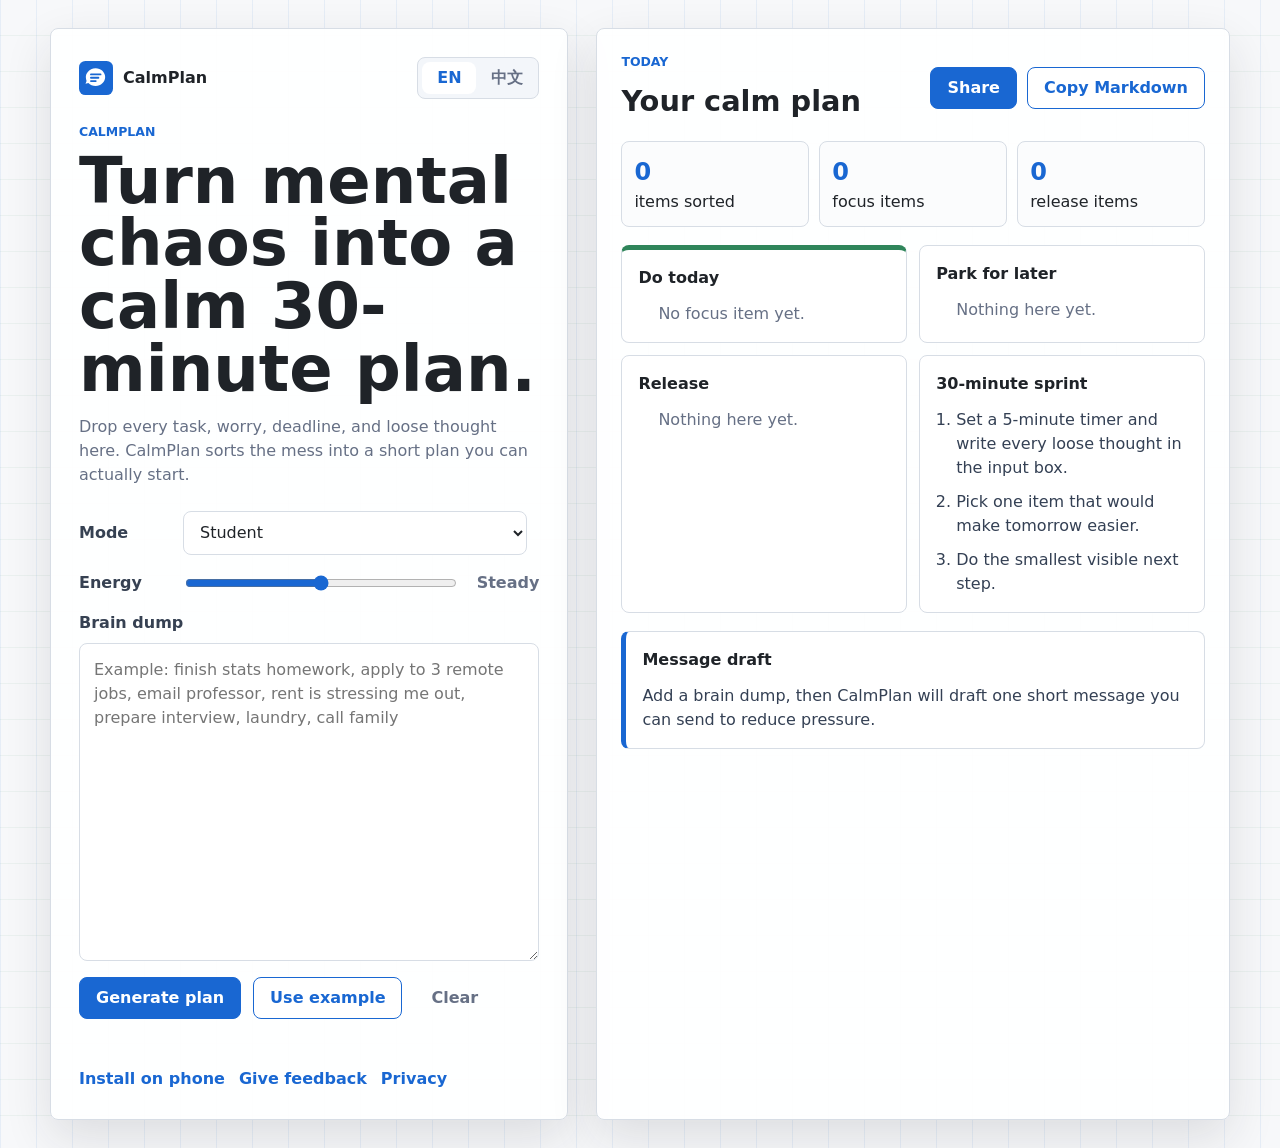
<file: index.html>
<!doctype html>
<html lang="en">
  <head>
    <meta charset="utf-8" />
    <meta name="viewport" content="width=device-width, initial-scale=1" />
    <meta name="theme-color" content="#1967d2" />
    <meta
      name="description"
      content="CalmPlan turns a messy brain dump into a calm 30-minute plan for students, job hunters, freelancers, and knowledge workers."
    />
    <title>CalmPlan</title>
    <link rel="manifest" href="./manifest.webmanifest" />
    <link rel="icon" href="./assets/icon.svg" type="image/svg+xml" />
    <link rel="apple-touch-icon" href="./assets/icon-192.png" />
    <link rel="stylesheet" href="./styles.css" />
  </head>
  <body>
    <main class="app-shell">
      <section class="workspace" aria-labelledby="app-title">
        <div class="topbar">
          <div class="brand-mark">
            <img src="./assets/icon.svg" alt="" />
            <span>CalmPlan</span>
          </div>
          <div class="language-switch" aria-label="Language">
            <button type="button" class="lang-button active" data-lang="en">EN</button>
            <button type="button" class="lang-button" data-lang="zh">中文</button>
          </div>
        </div>

        <div class="intro">
          <p class="kicker" data-i18n="kicker">CalmPlan</p>
          <h1 id="app-title" data-i18n="title">Turn mental chaos into a calm 30-minute plan.</h1>
          <p class="summary" data-i18n="summary">
            Drop every task, worry, deadline, and loose thought here. CalmPlan sorts the mess into a short plan you can actually start.
          </p>
        </div>

        <form class="planner" id="planner-form">
          <div class="field-row">
            <label for="persona" data-i18n="modeLabel">Mode</label>
            <select id="persona" name="persona">
              <option value="student" data-i18n="modeStudent">Student</option>
              <option value="job-hunter" data-i18n="modeJobHunter">Job hunter</option>
              <option value="freelancer" data-i18n="modeFreelancer">Freelancer</option>
              <option value="worker" data-i18n="modeWorker">Knowledge worker</option>
            </select>
          </div>

          <div class="field-row">
            <label for="energy" data-i18n="energyLabel">Energy</label>
            <input id="energy" name="energy" type="range" min="1" max="5" value="3" />
            <output id="energy-label" for="energy">Steady</output>
          </div>

          <div class="input-block">
            <label for="brain-dump" data-i18n="brainDumpLabel">Brain dump</label>
            <textarea
              id="brain-dump"
              name="brain-dump"
              rows="12"
              placeholder="Example: finish stats homework, apply to 3 remote jobs, email professor, rent is stressing me out, prepare interview, laundry, call family"
            ></textarea>
          </div>

        <div class="actions">
          <button type="submit" data-i18n="generateButton">Generate plan</button>
          <button type="button" id="example-button" class="secondary" data-i18n="exampleButton">Use example</button>
          <button type="button" id="clear-button" class="ghost" data-i18n="clearButton">Clear</button>
        </div>
        <p class="save-status" id="save-status" aria-live="polite"></p>
        </form>

        <nav class="product-links" aria-label="Product links">
          <a href="./install.html" data-i18n="installLink">Install on phone</a>
          <a href="./feedback.html" data-i18n="feedbackLink">Give feedback</a>
          <a href="./privacy.html" data-i18n="privacyLink">Privacy</a>
        </nav>
      </section>

      <section class="results" aria-live="polite" aria-labelledby="results-title">
        <div class="results-header">
          <div>
            <p class="kicker" data-i18n="todayKicker">Today</p>
            <h2 id="results-title" data-i18n="resultsTitle">Your calm plan</h2>
          </div>
          <div class="header-actions">
            <button type="button" id="share-button" data-i18n="shareButton">Share</button>
            <button type="button" id="copy-button" class="secondary" data-i18n="copyButton">Copy Markdown</button>
          </div>
        </div>

        <div class="status-strip" id="status-strip">
          <div>
            <span class="metric" id="task-count">0</span>
            <span data-i18n="itemsSorted">items sorted</span>
          </div>
          <div>
            <span class="metric" id="focus-count">0</span>
            <span data-i18n="focusItems">focus items</span>
          </div>
          <div>
            <span class="metric" id="relief-count">0</span>
            <span data-i18n="releaseItems">release items</span>
          </div>
        </div>

        <div class="output-grid">
          <article class="panel priority">
            <h3 data-i18n="doToday">Do today</h3>
            <ol id="today-list"></ol>
          </article>
          <article class="panel">
            <h3 data-i18n="parkLater">Park for later</h3>
            <ul id="later-list"></ul>
          </article>
          <article class="panel">
            <h3 data-i18n="release">Release</h3>
            <ul id="release-list"></ul>
          </article>
          <article class="panel">
            <h3 data-i18n="sprint">30-minute sprint</h3>
            <ol id="sprint-list"></ol>
          </article>
        </div>

        <article class="message-panel">
          <h3 data-i18n="messageDraft">Message draft</h3>
          <p id="message-draft">
            Add a brain dump, then CalmPlan will draft one short message you can send to reduce pressure.
          </p>
        </article>
      </section>
    </main>

    <script src="./script.js"></script>
  </body>
</html>
</file>
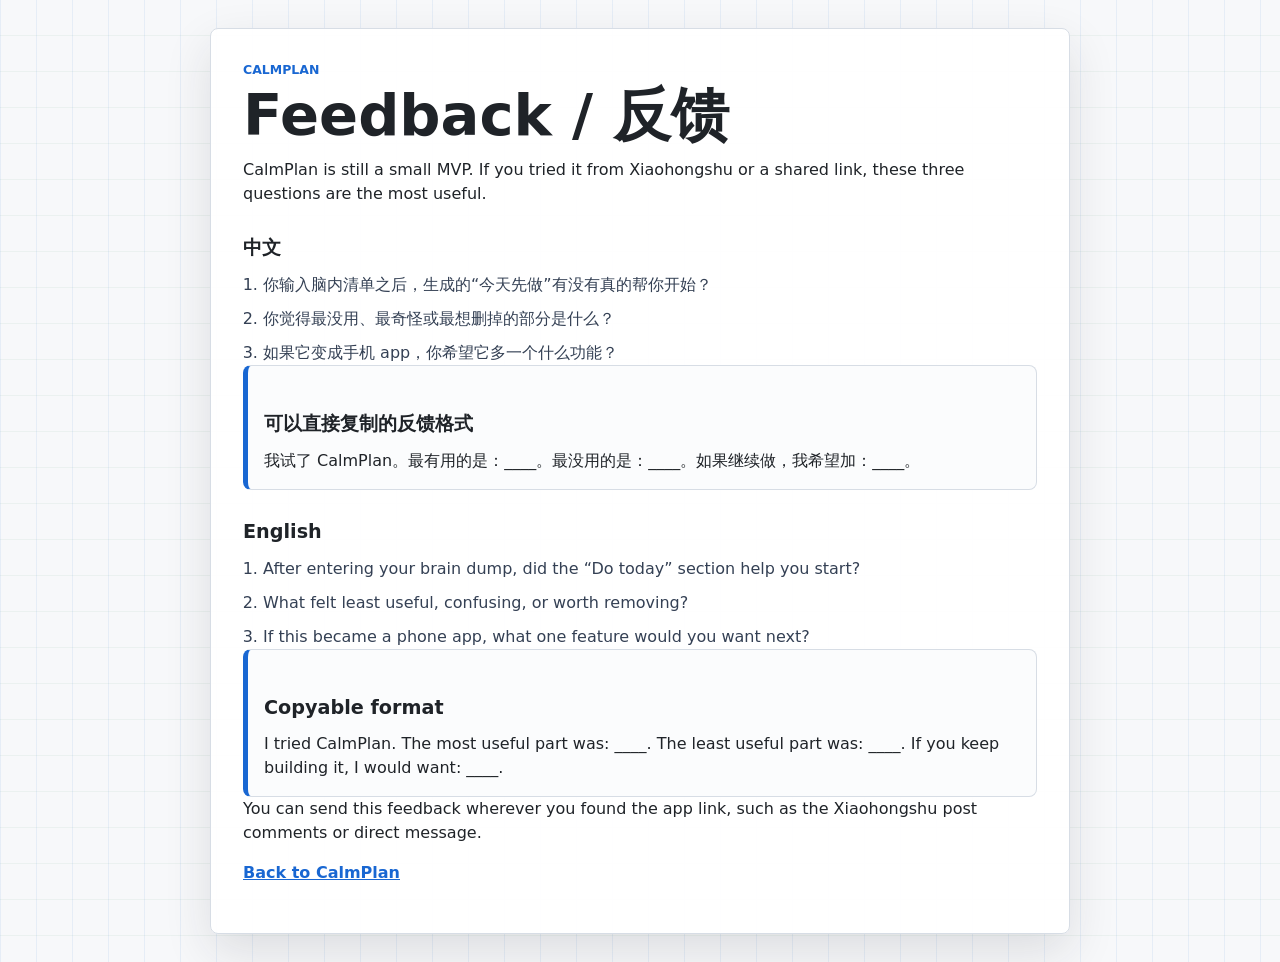
<file: feedback.html>
<!doctype html>
<html lang="zh-CN">
  <head>
    <meta charset="utf-8" />
    <meta name="viewport" content="width=device-width, initial-scale=1" />
    <meta name="theme-color" content="#1967d2" />
    <title>CalmPlan Feedback</title>
    <link rel="manifest" href="./manifest.webmanifest" />
    <link rel="icon" href="./assets/icon.svg" type="image/svg+xml" />
    <link rel="stylesheet" href="./styles.css" />
  </head>
  <body>
    <main class="document-page">
      <article class="document">
        <p class="kicker">CalmPlan</p>
        <h1>Feedback / 反馈</h1>
        <p>
          CalmPlan is still a small MVP. If you tried it from Xiaohongshu or a shared link, these three questions are the most useful.
        </p>

        <h2>中文</h2>
        <ol>
          <li>你输入脑内清单之后，生成的“今天先做”有没有真的帮你开始？</li>
          <li>你觉得最没用、最奇怪或最想删掉的部分是什么？</li>
          <li>如果它变成手机 app，你希望它多一个什么功能？</li>
        </ol>

        <div class="feedback-card">
          <h2>可以直接复制的反馈格式</h2>
          <p>
            我试了 CalmPlan。最有用的是：____。最没用的是：____。如果继续做，我希望加：____。
          </p>
        </div>

        <h2>English</h2>
        <ol>
          <li>After entering your brain dump, did the “Do today” section help you start?</li>
          <li>What felt least useful, confusing, or worth removing?</li>
          <li>If this became a phone app, what one feature would you want next?</li>
        </ol>

        <div class="feedback-card">
          <h2>Copyable format</h2>
          <p>
            I tried CalmPlan. The most useful part was: ____. The least useful part was: ____. If you keep building it, I would want: ____.
          </p>
        </div>

        <p>
          You can send this feedback wherever you found the app link, such as the Xiaohongshu post comments or direct message.
        </p>

        <p><a href="./index.html">Back to CalmPlan</a></p>
      </article>
    </main>
  </body>
</html>
</file>
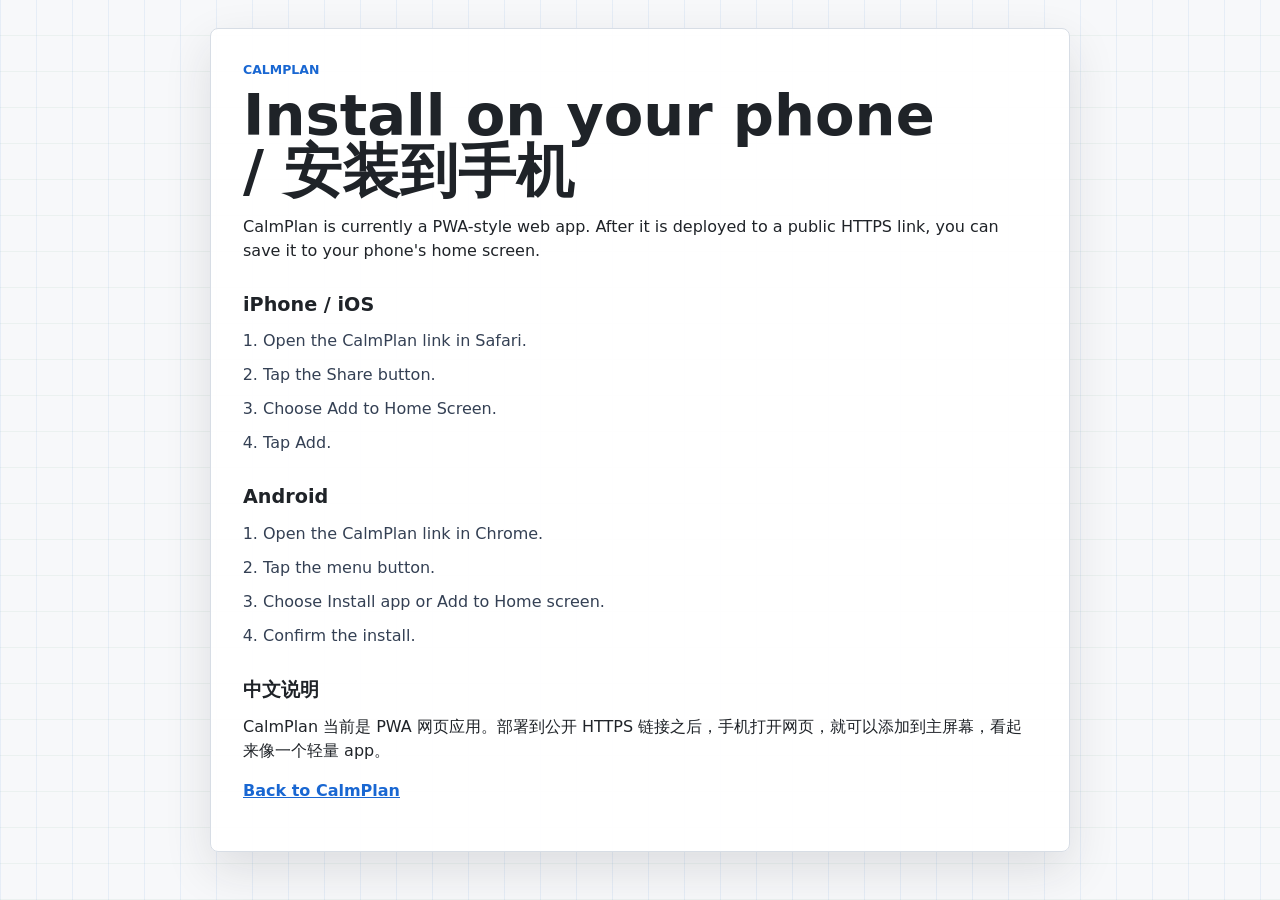
<file: install.html>
<!doctype html>
<html lang="en">
  <head>
    <meta charset="utf-8" />
    <meta name="viewport" content="width=device-width, initial-scale=1" />
    <meta name="theme-color" content="#1967d2" />
    <title>Install CalmPlan</title>
    <link rel="manifest" href="./manifest.webmanifest" />
    <link rel="icon" href="./assets/icon.svg" type="image/svg+xml" />
    <link rel="stylesheet" href="./styles.css" />
  </head>
  <body>
    <main class="document-page">
      <article class="document">
        <p class="kicker">CalmPlan</p>
        <h1>Install on your phone / 安装到手机</h1>
        <p>
          CalmPlan is currently a PWA-style web app. After it is deployed to a public HTTPS link, you can save it to your phone's home screen.
        </p>

        <h2>iPhone / iOS</h2>
        <ol>
          <li>Open the CalmPlan link in Safari.</li>
          <li>Tap the Share button.</li>
          <li>Choose Add to Home Screen.</li>
          <li>Tap Add.</li>
        </ol>

        <h2>Android</h2>
        <ol>
          <li>Open the CalmPlan link in Chrome.</li>
          <li>Tap the menu button.</li>
          <li>Choose Install app or Add to Home screen.</li>
          <li>Confirm the install.</li>
        </ol>

        <h2>中文说明</h2>
        <p>
          CalmPlan 当前是 PWA 网页应用。部署到公开 HTTPS 链接之后，手机打开网页，就可以添加到主屏幕，看起来像一个轻量 app。
        </p>

        <p><a href="./index.html">Back to CalmPlan</a></p>
      </article>
    </main>
  </body>
</html>
</file>
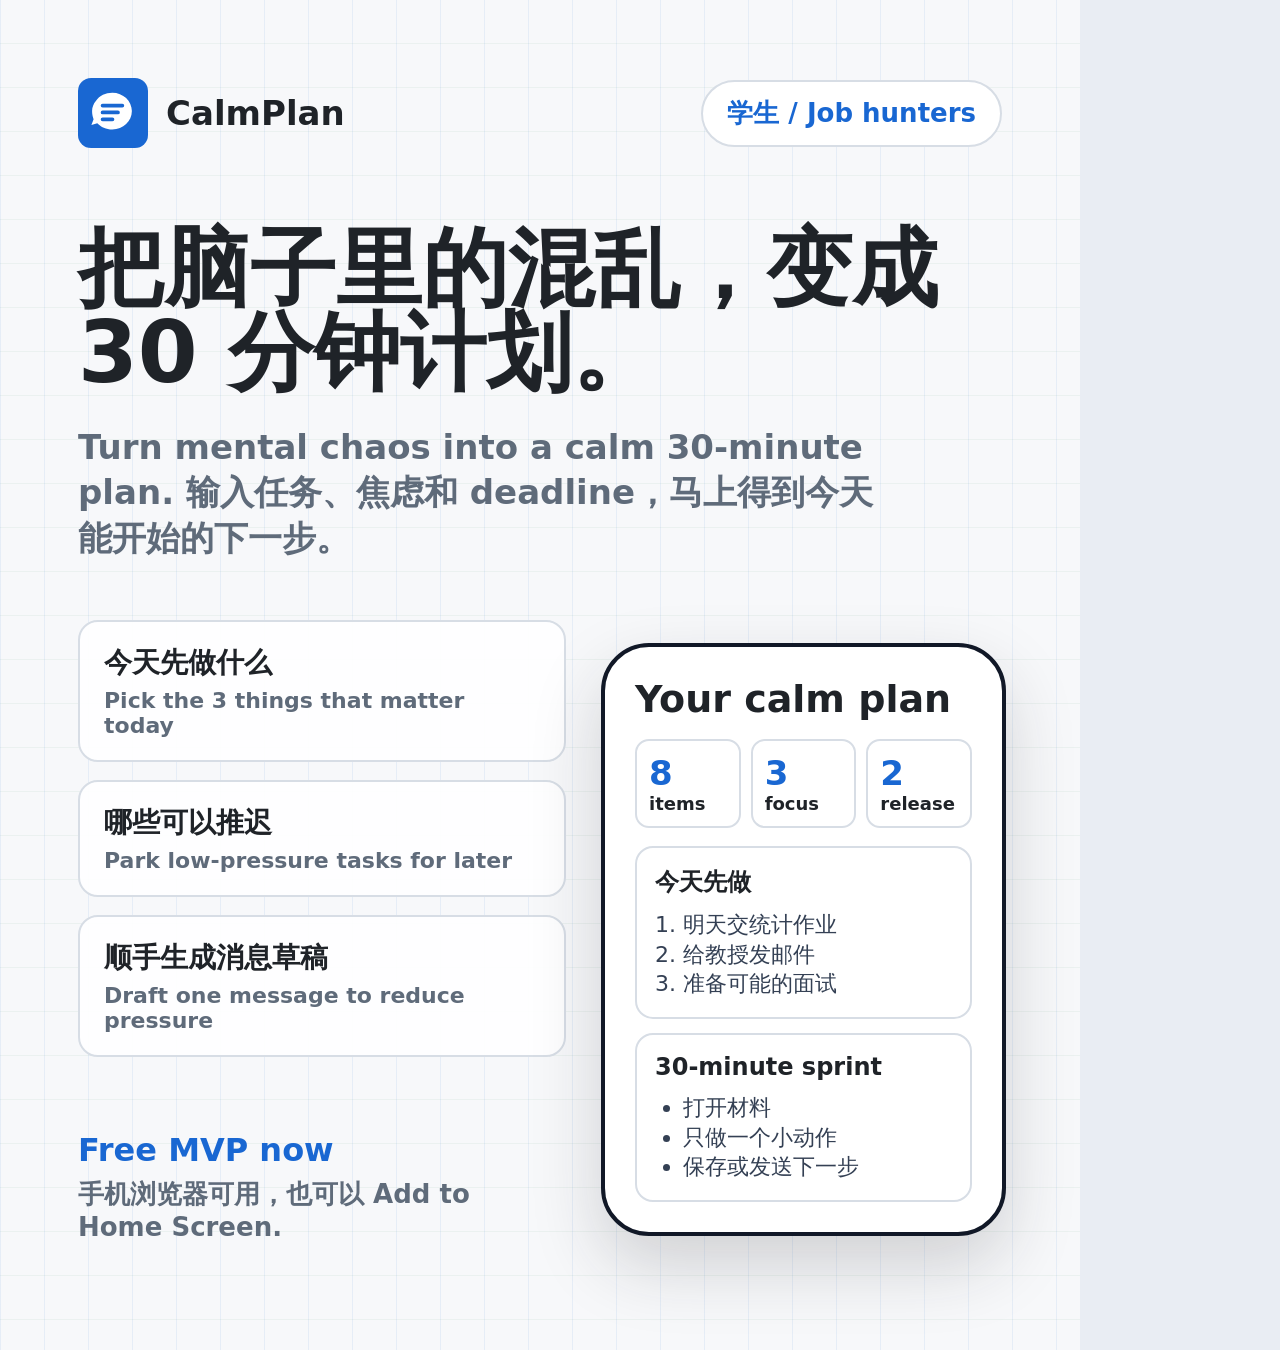
<file: poster.html>
<!doctype html>
<html lang="zh-CN">
  <head>
    <meta charset="utf-8" />
    <meta name="viewport" content="width=device-width, initial-scale=1" />
    <title>CalmPlan Xiaohongshu Poster</title>
    <style>
      :root {
        --ink: #1f2328;
        --muted: #5f6b7a;
        --blue: #1967d2;
        --green: #2f855a;
        --paper: #f7f8fa;
        --line: #d7dde5;
      }

      * {
        box-sizing: border-box;
      }

      body {
        margin: 0;
        background: #e9edf3;
        font-family:
          Inter, ui-sans-serif, system-ui, -apple-system, BlinkMacSystemFont, "Segoe UI",
          sans-serif;
      }

      .poster {
        position: relative;
        width: 1080px;
        height: 1350px;
        overflow: hidden;
        background:
          linear-gradient(90deg, rgba(25, 103, 210, 0.08) 1px, transparent 1px),
          linear-gradient(0deg, rgba(47, 133, 90, 0.06) 1px, transparent 1px),
          var(--paper);
        background-size: 44px 44px;
        color: var(--ink);
        padding: 78px;
      }

      .nav {
        display: flex;
        align-items: center;
        justify-content: space-between;
        margin-bottom: 78px;
      }

      .brand {
        display: flex;
        align-items: center;
        gap: 18px;
        font-size: 34px;
        font-weight: 900;
      }

      .brand img {
        width: 70px;
        height: 70px;
      }

      .badge {
        border: 2px solid var(--line);
        border-radius: 999px;
        background: #ffffff;
        padding: 14px 24px;
        color: var(--blue);
        font-size: 26px;
        font-weight: 800;
      }

      h1 {
        width: 880px;
        margin: 0 0 30px;
        font-size: 86px;
        line-height: 0.98;
        letter-spacing: 0;
      }

      .subtitle {
        width: 820px;
        margin: 0 0 58px;
        color: var(--muted);
        font-size: 34px;
        line-height: 1.35;
        font-weight: 650;
      }

      .phone {
        position: absolute;
        right: 74px;
        bottom: 114px;
        width: 405px;
        border: 4px solid #111827;
        border-radius: 48px;
        background: #ffffff;
        padding: 30px;
        box-shadow: 0 30px 70px rgba(31, 35, 40, 0.18);
      }

      .phone h2 {
        margin: 0 0 18px;
        font-size: 38px;
      }

      .metric-row {
        display: grid;
        grid-template-columns: repeat(3, 1fr);
        gap: 10px;
        margin-bottom: 18px;
      }

      .metric {
        border: 2px solid var(--line);
        border-radius: 14px;
        padding: 12px;
        font-size: 18px;
        font-weight: 700;
      }

      .metric strong {
        display: block;
        color: var(--blue);
        font-size: 34px;
      }

      .card {
        border: 2px solid var(--line);
        border-radius: 18px;
        padding: 18px;
        margin-top: 14px;
      }

      .card:first-of-type {
        border-top: 8px solid var(--green);
      }

      .card h3 {
        margin: 0 0 12px;
        font-size: 24px;
      }

      ol,
      ul {
        margin: 0;
        padding-left: 28px;
        color: #344054;
        font-size: 22px;
        line-height: 1.35;
      }

      .features {
        display: grid;
        gap: 18px;
        width: 488px;
        margin-top: 48px;
      }

      .feature {
        border: 2px solid var(--line);
        border-radius: 20px;
        background: rgba(255, 255, 255, 0.92);
        padding: 22px 24px;
        font-size: 28px;
        font-weight: 800;
      }

      .feature span {
        display: block;
        margin-top: 6px;
        color: var(--muted);
        font-size: 22px;
        font-weight: 650;
      }

      .footer {
        position: absolute;
        left: 78px;
        bottom: 82px;
        width: 440px;
        color: var(--muted);
        font-size: 26px;
        font-weight: 700;
      }

      .footer strong {
        display: block;
        margin-bottom: 8px;
        color: var(--blue);
        font-size: 32px;
      }
    </style>
  </head>
  <body>
    <article class="poster">
      <div class="nav">
        <div class="brand">
          <img src="./assets/icon.svg" alt="" />
          <span>CalmPlan</span>
        </div>
        <div class="badge">学生 / Job hunters</div>
      </div>

      <h1>把脑子里的混乱，变成 30 分钟计划。</h1>
      <p class="subtitle">
        Turn mental chaos into a calm 30-minute plan. 输入任务、焦虑和 deadline，马上得到今天能开始的下一步。
      </p>

      <div class="features">
        <div class="feature">今天先做什么<span>Pick the 3 things that matter today</span></div>
        <div class="feature">哪些可以推迟<span>Park low-pressure tasks for later</span></div>
        <div class="feature">顺手生成消息草稿<span>Draft one message to reduce pressure</span></div>
      </div>

      <section class="phone" aria-label="CalmPlan preview">
        <h2>Your calm plan</h2>
        <div class="metric-row">
          <div class="metric"><strong>8</strong>items</div>
          <div class="metric"><strong>3</strong>focus</div>
          <div class="metric"><strong>2</strong>release</div>
        </div>
        <div class="card">
          <h3>今天先做</h3>
          <ol>
            <li>明天交统计作业</li>
            <li>给教授发邮件</li>
            <li>准备可能的面试</li>
          </ol>
        </div>
        <div class="card">
          <h3>30-minute sprint</h3>
          <ul>
            <li>打开材料</li>
            <li>只做一个小动作</li>
            <li>保存或发送下一步</li>
          </ul>
        </div>
      </section>

      <p class="footer">
        <strong>Free MVP now</strong>
        手机浏览器可用，也可以 Add to Home Screen.
      </p>
    </article>
  </body>
</html>
</file>
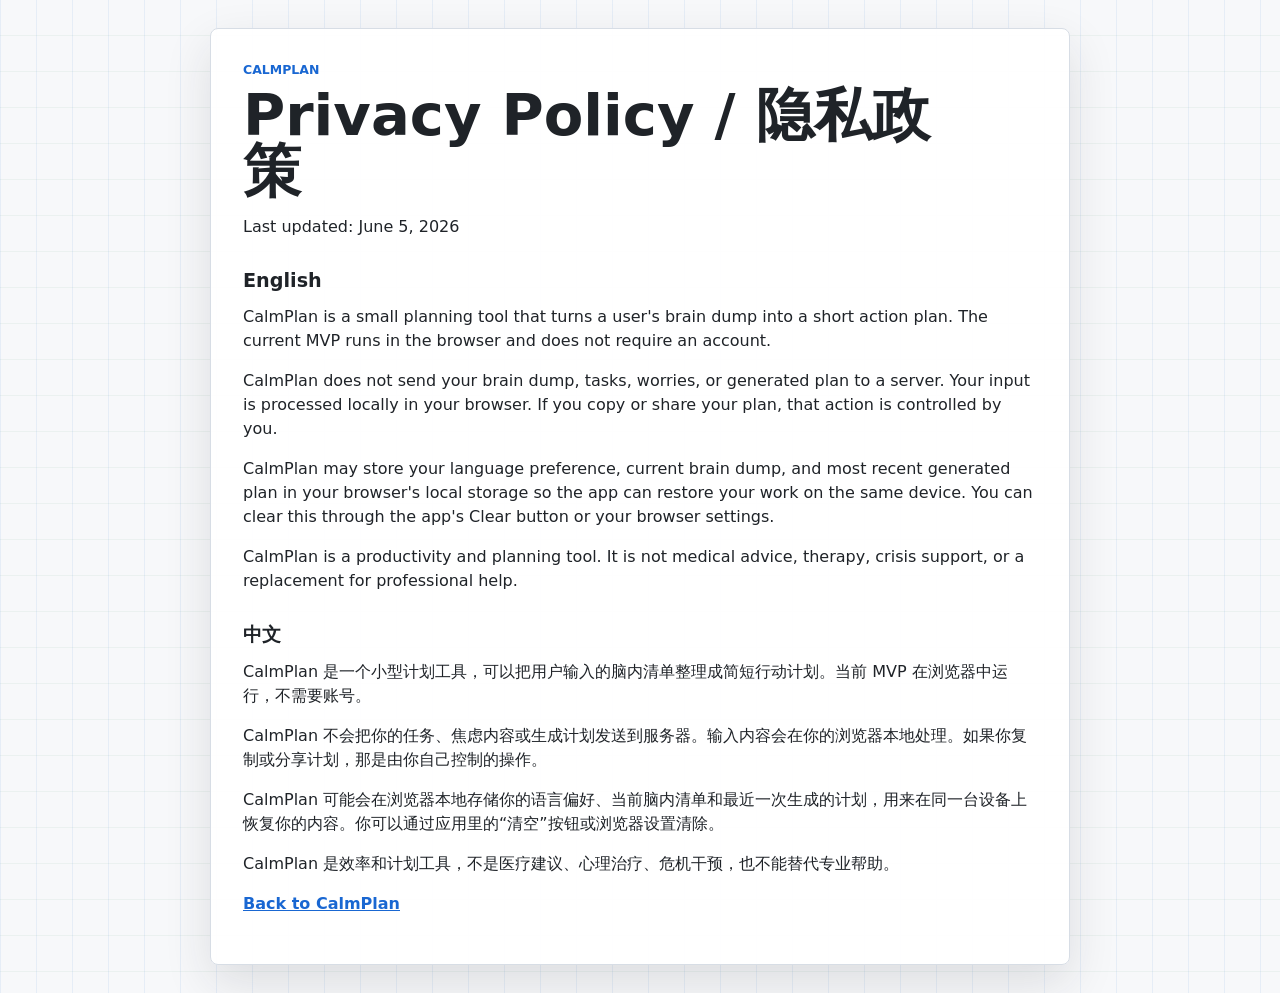
<file: privacy.html>
<!doctype html>
<html lang="en">
  <head>
    <meta charset="utf-8" />
    <meta name="viewport" content="width=device-width, initial-scale=1" />
    <meta name="theme-color" content="#1967d2" />
    <title>CalmPlan Privacy Policy</title>
    <link rel="icon" href="./assets/icon.svg" type="image/svg+xml" />
    <link rel="stylesheet" href="./styles.css" />
  </head>
  <body>
    <main class="document-page">
      <article class="document">
        <p class="kicker">CalmPlan</p>
        <h1>Privacy Policy / 隐私政策</h1>
        <p>Last updated: June 5, 2026</p>

        <h2>English</h2>
        <p>
          CalmPlan is a small planning tool that turns a user's brain dump into a short action plan. The current MVP runs in the browser and does not require an account.
        </p>
        <p>
          CalmPlan does not send your brain dump, tasks, worries, or generated plan to a server. Your input is processed locally in your browser. If you copy or share your plan, that action is controlled by you.
        </p>
        <p>
          CalmPlan may store your language preference, current brain dump, and most recent generated plan in your browser's local storage so the app can restore your work on the same device. You can clear this through the app's Clear button or your browser settings.
        </p>
        <p>
          CalmPlan is a productivity and planning tool. It is not medical advice, therapy, crisis support, or a replacement for professional help.
        </p>

        <h2>中文</h2>
        <p>
          CalmPlan 是一个小型计划工具，可以把用户输入的脑内清单整理成简短行动计划。当前 MVP 在浏览器中运行，不需要账号。
        </p>
        <p>
          CalmPlan 不会把你的任务、焦虑内容或生成计划发送到服务器。输入内容会在你的浏览器本地处理。如果你复制或分享计划，那是由你自己控制的操作。
        </p>
        <p>
          CalmPlan 可能会在浏览器本地存储你的语言偏好、当前脑内清单和最近一次生成的计划，用来在同一台设备上恢复你的内容。你可以通过应用里的“清空”按钮或浏览器设置清除。
        </p>
        <p>
          CalmPlan 是效率和计划工具，不是医疗建议、心理治疗、危机干预，也不能替代专业帮助。
        </p>

        <p><a href="./index.html">Back to CalmPlan</a></p>
      </article>
    </main>
  </body>
</html>
</file>
<file: styles.css>
:root {
  color-scheme: light;
  --ink: #1f2328;
  --muted: #667085;
  --line: #d7dde5;
  --paper: #f7f8fa;
  --surface: #ffffff;
  --accent: #1967d2;
  --accent-strong: #124a9b;
  --mint: #2f855a;
  --amber: #9a5b00;
  --rose: #b42318;
  --shadow: 0 18px 48px rgba(31, 35, 40, 0.12);
}

* {
  box-sizing: border-box;
}

body {
  margin: 0;
  min-height: 100vh;
  background:
    linear-gradient(90deg, rgba(25, 103, 210, 0.08) 1px, transparent 1px),
    linear-gradient(0deg, rgba(47, 133, 90, 0.06) 1px, transparent 1px),
    var(--paper);
  background-size: 36px 36px;
  color: var(--ink);
  font-family:
    Inter, ui-sans-serif, system-ui, -apple-system, BlinkMacSystemFont, "Segoe UI",
    sans-serif;
  line-height: 1.5;
}

button,
input,
select,
textarea {
  font: inherit;
}

.app-shell {
  display: grid;
  grid-template-columns: minmax(320px, 0.9fr) minmax(420px, 1.1fr);
  gap: 28px;
  width: min(1180px, calc(100% - 32px));
  margin: 0 auto;
  padding: 28px 0;
}

.workspace,
.results {
  background: rgba(255, 255, 255, 0.94);
  border: 1px solid var(--line);
  border-radius: 8px;
  box-shadow: var(--shadow);
}

.workspace {
  padding: 28px;
}

.results {
  display: flex;
  flex-direction: column;
  gap: 18px;
  padding: 24px;
}

.intro {
  margin-bottom: 24px;
}

.topbar {
  display: flex;
  align-items: center;
  justify-content: space-between;
  gap: 12px;
  margin-bottom: 24px;
}

.brand-mark {
  display: inline-flex;
  align-items: center;
  gap: 10px;
  color: var(--ink);
  font-weight: 850;
}

.brand-mark img {
  width: 34px;
  height: 34px;
}

.language-switch {
  display: inline-grid;
  grid-template-columns: repeat(2, minmax(54px, 1fr));
  gap: 4px;
  border: 1px solid var(--line);
  border-radius: 8px;
  background: #f3f6fa;
  padding: 4px;
}

button.lang-button {
  min-height: 32px;
  border: 0;
  background: transparent;
  color: var(--muted);
  padding: 0 10px;
}

button.lang-button:hover,
button.lang-button.active {
  background: var(--surface);
  color: var(--accent);
}

.kicker {
  margin: 0 0 8px;
  color: var(--accent);
  font-size: 0.78rem;
  font-weight: 750;
  letter-spacing: 0;
  text-transform: uppercase;
}

h1,
h2,
h3,
p {
  margin-top: 0;
}

h1 {
  max-width: 720px;
  margin-bottom: 14px;
  font-size: clamp(2rem, 5vw, 4.4rem);
  line-height: 0.98;
  letter-spacing: 0;
}

h2 {
  margin-bottom: 0;
  font-size: 1.8rem;
  letter-spacing: 0;
}

h3 {
  margin-bottom: 12px;
  font-size: 1rem;
  letter-spacing: 0;
}

.summary {
  max-width: 560px;
  margin-bottom: 0;
  color: var(--muted);
  font-size: 1rem;
}

.planner {
  display: grid;
  gap: 16px;
}

.field-row {
  display: grid;
  grid-template-columns: 92px 1fr auto;
  align-items: center;
  gap: 12px;
}

label {
  color: #364152;
  font-weight: 700;
}

select,
textarea {
  width: 100%;
  border: 1px solid var(--line);
  border-radius: 8px;
  background: var(--surface);
  color: var(--ink);
}

select {
  min-height: 44px;
  padding: 0 12px;
}

input[type="range"] {
  width: 100%;
  accent-color: var(--accent);
}

output {
  min-width: 72px;
  color: var(--muted);
  font-weight: 700;
  text-align: right;
}

.input-block {
  display: grid;
  gap: 8px;
}

textarea {
  min-height: 280px;
  padding: 14px;
  resize: vertical;
}

textarea:focus,
select:focus {
  border-color: var(--accent);
  box-shadow: 0 0 0 3px rgba(25, 103, 210, 0.16);
  outline: none;
}

.actions,
.results-header {
  display: flex;
  align-items: center;
  justify-content: space-between;
  gap: 12px;
}

.actions {
  justify-content: flex-start;
  flex-wrap: wrap;
}

.header-actions {
  display: flex;
  flex-wrap: wrap;
  gap: 10px;
  justify-content: flex-end;
}

.save-status {
  min-height: 1.4em;
  margin: -6px 0 0;
  color: var(--muted);
  font-size: 0.9rem;
  font-weight: 700;
}

.product-links {
  display: flex;
  flex-wrap: wrap;
  gap: 14px;
  margin-top: 18px;
}

.product-links a {
  color: var(--accent);
  font-weight: 750;
  text-decoration: none;
}

.product-links a:hover {
  text-decoration: underline;
}

button {
  min-height: 42px;
  border: 1px solid var(--accent);
  border-radius: 8px;
  background: var(--accent);
  color: #ffffff;
  padding: 0 16px;
  font-weight: 750;
  cursor: pointer;
}

button:hover {
  background: var(--accent-strong);
}

button.secondary {
  background: #ffffff;
  color: var(--accent);
}

button.secondary:hover {
  background: #eef4ff;
}

button.ghost {
  border-color: transparent;
  background: transparent;
  color: var(--muted);
}

button.ghost:hover {
  background: #eef0f3;
  color: var(--ink);
}

.status-strip {
  display: grid;
  grid-template-columns: repeat(3, 1fr);
  gap: 10px;
}

.status-strip > div {
  min-height: 74px;
  border: 1px solid var(--line);
  border-radius: 8px;
  background: #fbfcfd;
  padding: 12px;
}

.metric {
  display: block;
  color: var(--accent);
  font-size: 1.5rem;
  font-weight: 850;
}

.output-grid {
  display: grid;
  grid-template-columns: repeat(2, minmax(0, 1fr));
  gap: 12px;
}

.panel,
.message-panel {
  border: 1px solid var(--line);
  border-radius: 8px;
  background: var(--surface);
  padding: 16px;
}

.panel.priority {
  border-top: 5px solid var(--mint);
}

ol,
ul {
  display: grid;
  gap: 10px;
  margin: 0;
  padding-left: 1.25rem;
}

li {
  color: #344054;
}

.empty {
  color: var(--muted);
  list-style: none;
}

.tag {
  display: inline-block;
  margin-left: 6px;
  border-radius: 999px;
  padding: 2px 8px;
  background: #f2f4f7;
  color: #475467;
  font-size: 0.75rem;
  font-weight: 750;
}

.tag.due {
  background: #fff4e5;
  color: var(--amber);
}

.tag.stress {
  background: #fff0ee;
  color: var(--rose);
}

.message-panel {
  border-left: 5px solid var(--accent);
}

.message-panel p {
  margin-bottom: 0;
  color: #344054;
}

.document-page {
  width: min(860px, calc(100% - 32px));
  margin: 0 auto;
  padding: 28px 0;
}

.document {
  border: 1px solid var(--line);
  border-radius: 8px;
  background: rgba(255, 255, 255, 0.96);
  box-shadow: var(--shadow);
  padding: 32px;
}

.document h1 {
  font-size: clamp(2rem, 7vw, 3.6rem);
}

.document h2 {
  margin-top: 28px;
  margin-bottom: 10px;
  font-size: 1.2rem;
}

.document a {
  color: var(--accent);
  font-weight: 750;
}

.feedback-card {
  border: 1px solid var(--line);
  border-left: 5px solid var(--accent);
  border-radius: 8px;
  background: #fbfcfd;
  padding: 16px;
}

.feedback-card p {
  margin-bottom: 0;
}

@media (max-width: 920px) {
  .app-shell {
    grid-template-columns: 1fr;
  }

  h1 {
    font-size: clamp(2rem, 12vw, 3.4rem);
  }
}

@media (max-width: 620px) {
  .app-shell {
    width: min(100% - 20px, 1180px);
    padding: 10px 0;
  }

  .workspace,
  .results {
    padding: 18px;
  }

  .topbar {
    align-items: flex-start;
    flex-direction: column;
  }

  .language-switch {
    width: 100%;
  }

  .field-row,
  .status-strip,
  .output-grid {
    grid-template-columns: 1fr;
  }

  output {
    text-align: left;
  }

  .results-header {
    align-items: flex-start;
    flex-direction: column;
  }

  .header-actions,
  .results-header button {
    width: 100%;
  }

  .header-actions {
    display: grid;
    grid-template-columns: 1fr;
  }

  .document {
    padding: 20px;
  }
}
</file>
